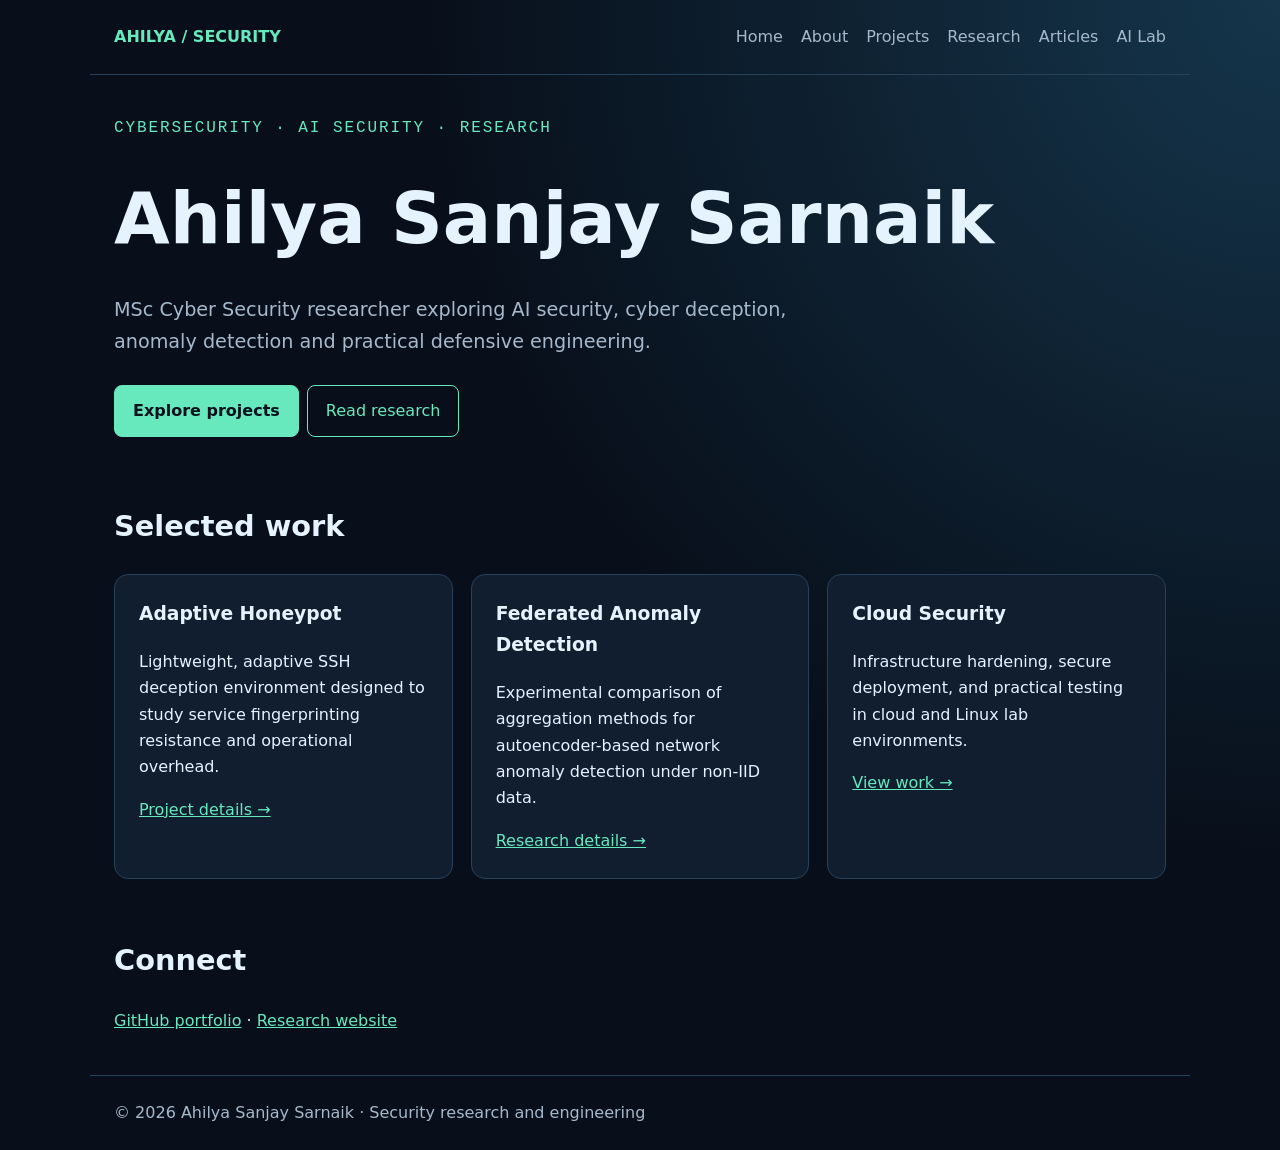
<file: index.html>
<!doctype html><html lang="en"><head><meta charset="utf-8"><meta name="viewport" content="width=device-width,initial-scale=1"><meta name="description" content="Ahilya Sanjay Sarnaik — cybersecurity, AI security and research portfolio"><title>Home | Ahilya Sanjay Sarnaik</title><link rel="stylesheet" href="assets/css/style.css"></head><body><header><a href="index.html" style="font-weight:700;text-decoration:none">AHILYA / SECURITY</a><nav aria-label="Main navigation"><a href="index.html" aria-current="page">Home</a><a href="about.html">About</a><a href="projects.html">Projects</a><a href="research.html">Research</a><a href="articles.html">Articles</a><a href="ai-lab.html">AI Lab</a></nav></header><main><p class="eyebrow">Cybersecurity · AI Security · Research</p><h1>Ahilya Sanjay Sarnaik</h1><p class="lead">MSc Cyber Security researcher exploring AI security, cyber deception, anomaly detection and practical defensive engineering.</p><a class="button primary" href="projects.html">Explore projects</a><a class="button" href="research.html">Read research</a><h2>Selected work</h2><div class="grid"><article class="card"><h3>Adaptive Honeypot</h3><p>Lightweight, adaptive SSH deception environment designed to study service fingerprinting resistance and operational overhead.</p><a href="projects.html">Project details →</a></article><article class="card"><h3>Federated Anomaly Detection</h3><p>Experimental comparison of aggregation methods for autoencoder-based network anomaly detection under non-IID data.</p><a href="research.html">Research details →</a></article><article class="card"><h3>Cloud Security</h3><p>Infrastructure hardening, secure deployment, and practical testing in cloud and Linux lab environments.</p><a href="projects.html">View work →</a></article></div><section id="contact"><h2>Connect</h2><p><a href="https://github.com/AhilyaSanjaySarnaik">GitHub portfolio</a> · <a href="https://ahilyasanjaysarnaik.github.io/">Research website</a></p></section></main><footer>© 2026 Ahilya Sanjay Sarnaik · Security research and engineering</footer><script src="assets/js/main.js" defer></script></body></html>
</file>
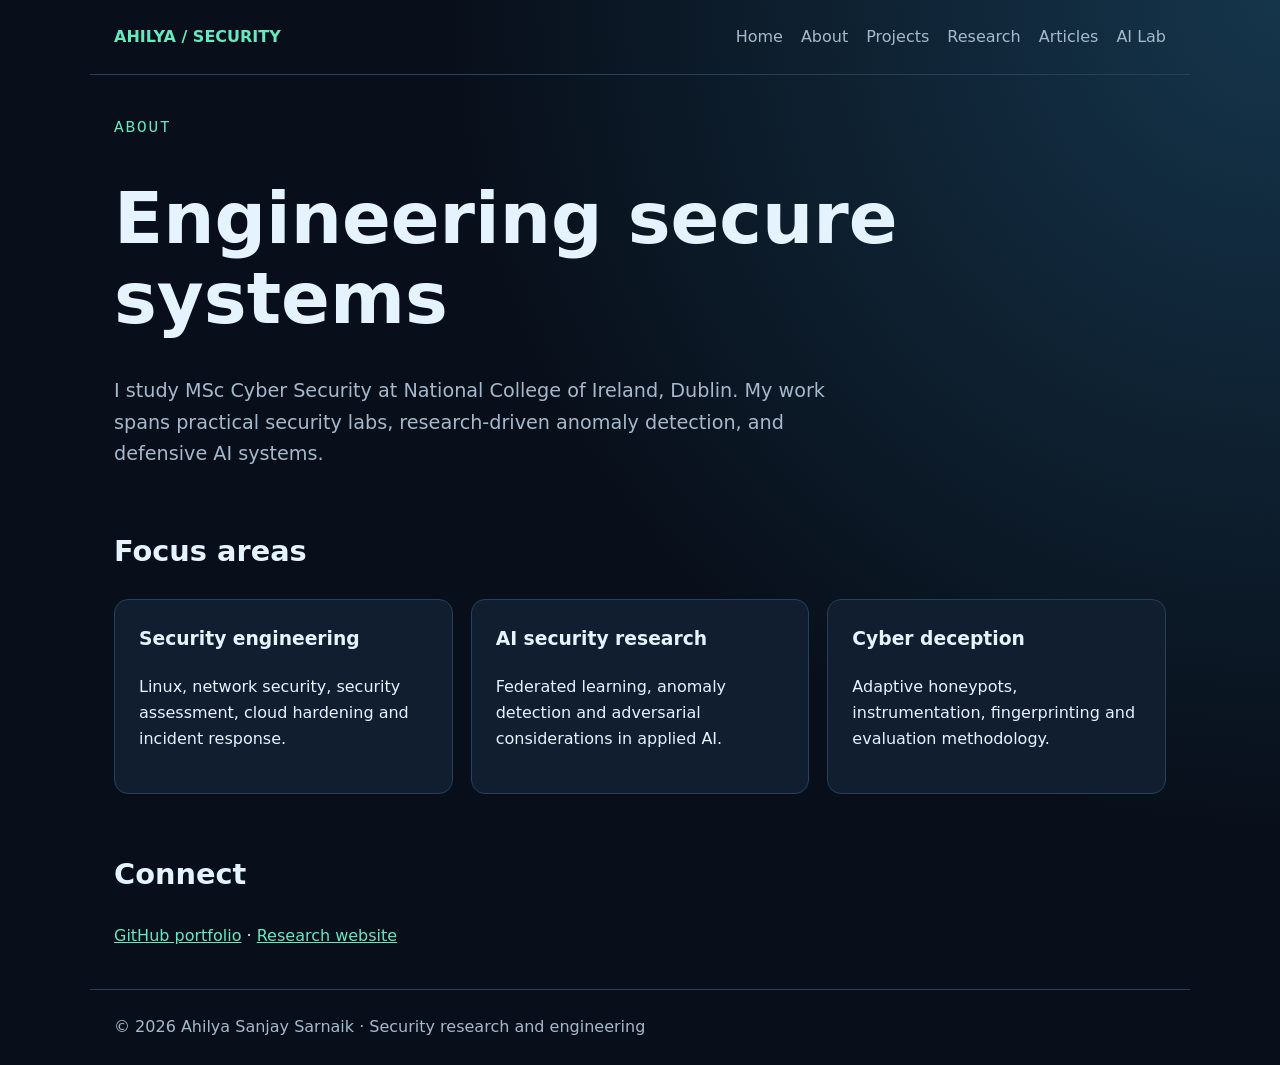
<file: about.html>
<!doctype html><html lang="en"><head><meta charset="utf-8"><meta name="viewport" content="width=device-width,initial-scale=1"><meta name="description" content="Ahilya Sanjay Sarnaik — cybersecurity, AI security and research portfolio"><title>About | Ahilya Sanjay Sarnaik</title><link rel="stylesheet" href="assets/css/style.css"></head><body><header><a href="index.html" style="font-weight:700;text-decoration:none">AHILYA / SECURITY</a><nav aria-label="Main navigation"><a href="index.html">Home</a><a href="about.html" aria-current="page">About</a><a href="projects.html">Projects</a><a href="research.html">Research</a><a href="articles.html">Articles</a><a href="ai-lab.html">AI Lab</a></nav></header><main><p class="eyebrow">About</p><h1>Engineering secure systems</h1><p class="lead">I study MSc Cyber Security at National College of Ireland, Dublin. My work spans practical security labs, research-driven anomaly detection, and defensive AI systems.</p><h2>Focus areas</h2><div class="grid"><div class="card"><h3>Security engineering</h3><p>Linux, network security, security assessment, cloud hardening and incident response.</p></div><div class="card"><h3>AI security research</h3><p>Federated learning, anomaly detection and adversarial considerations in applied AI.</p></div><div class="card"><h3>Cyber deception</h3><p>Adaptive honeypots, instrumentation, fingerprinting and evaluation methodology.</p></div></div><section id="contact"><h2>Connect</h2><p><a href="https://github.com/AhilyaSanjaySarnaik">GitHub portfolio</a> · <a href="https://ahilyasanjaysarnaik.github.io/">Research website</a></p></section></main><footer>© 2026 Ahilya Sanjay Sarnaik · Security research and engineering</footer><script src="assets/js/main.js" defer></script></body></html>
</file>
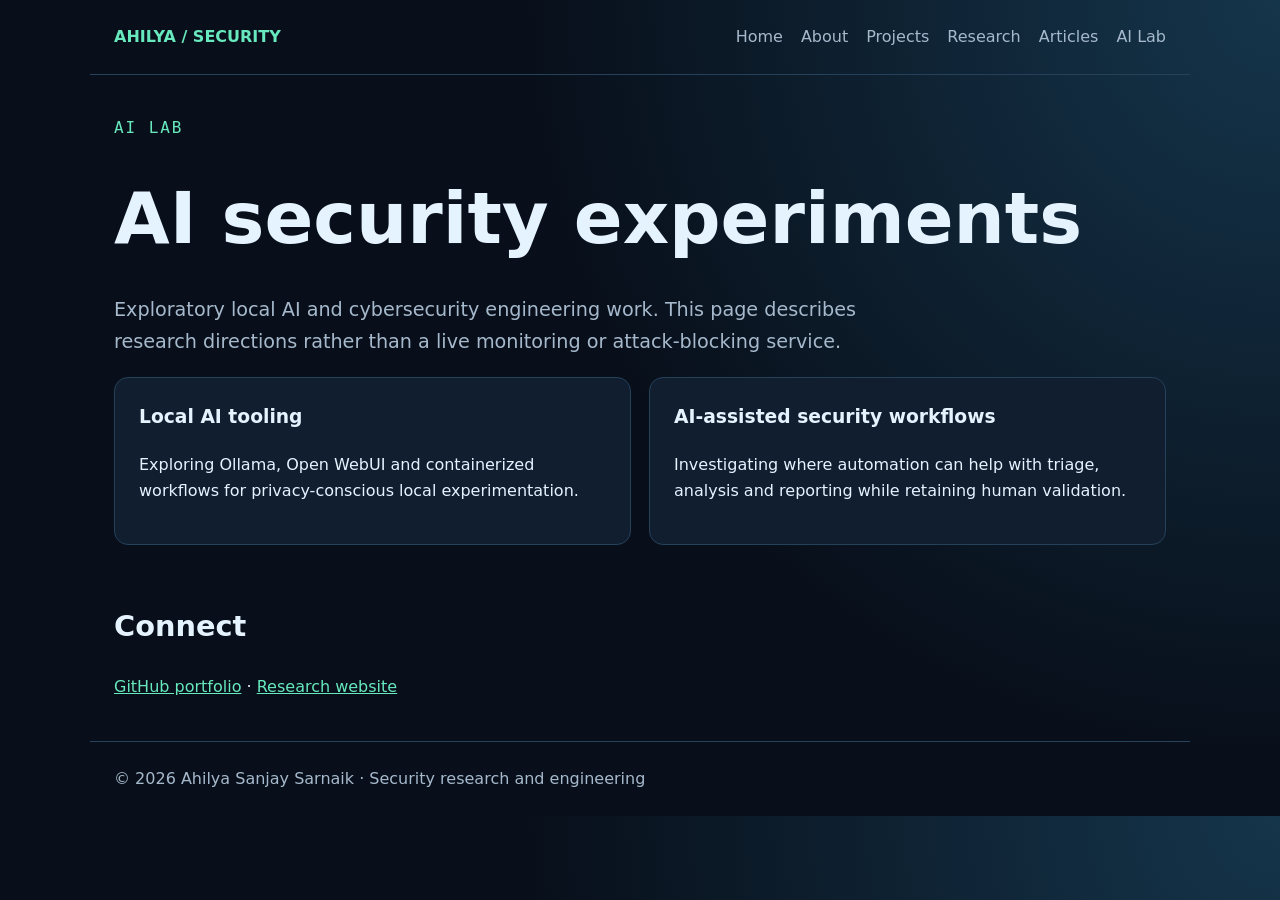
<file: ai-lab.html>
<!doctype html><html lang="en"><head><meta charset="utf-8"><meta name="viewport" content="width=device-width,initial-scale=1"><meta name="description" content="Ahilya Sanjay Sarnaik — cybersecurity, AI security and research portfolio"><title>AI Lab | Ahilya Sanjay Sarnaik</title><link rel="stylesheet" href="assets/css/style.css"></head><body><header><a href="index.html" style="font-weight:700;text-decoration:none">AHILYA / SECURITY</a><nav aria-label="Main navigation"><a href="index.html">Home</a><a href="about.html">About</a><a href="projects.html">Projects</a><a href="research.html">Research</a><a href="articles.html">Articles</a><a href="ai-lab.html" aria-current="page">AI Lab</a></nav></header><main><p class="eyebrow">AI Lab</p><h1>AI security experiments</h1><p class="lead">Exploratory local AI and cybersecurity engineering work. This page describes research directions rather than a live monitoring or attack-blocking service.</p><div class="grid"><article class="card"><h3>Local AI tooling</h3><p>Exploring Ollama, Open WebUI and containerized workflows for privacy-conscious local experimentation.</p></article><article class="card"><h3>AI-assisted security workflows</h3><p>Investigating where automation can help with triage, analysis and reporting while retaining human validation.</p></article></div><section id="contact"><h2>Connect</h2><p><a href="https://github.com/AhilyaSanjaySarnaik">GitHub portfolio</a> · <a href="https://ahilyasanjaysarnaik.github.io/">Research website</a></p></section></main><footer>© 2026 Ahilya Sanjay Sarnaik · Security research and engineering</footer><script src="assets/js/main.js" defer></script></body></html>
</file>
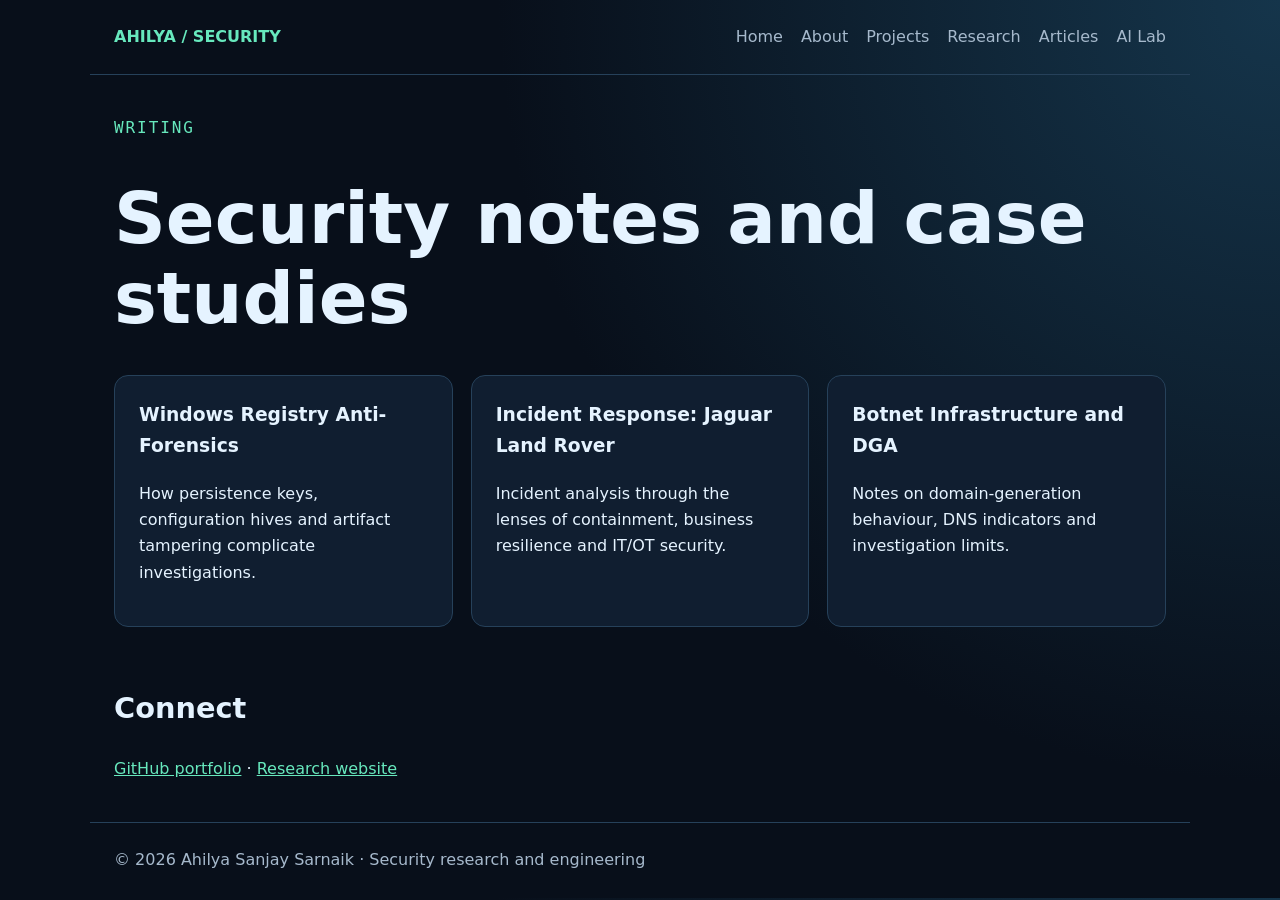
<file: articles.html>
<!doctype html><html lang="en"><head><meta charset="utf-8"><meta name="viewport" content="width=device-width,initial-scale=1"><meta name="description" content="Ahilya Sanjay Sarnaik — cybersecurity, AI security and research portfolio"><title>Articles | Ahilya Sanjay Sarnaik</title><link rel="stylesheet" href="assets/css/style.css"></head><body><header><a href="index.html" style="font-weight:700;text-decoration:none">AHILYA / SECURITY</a><nav aria-label="Main navigation"><a href="index.html">Home</a><a href="about.html">About</a><a href="projects.html">Projects</a><a href="research.html">Research</a><a href="articles.html" aria-current="page">Articles</a><a href="ai-lab.html">AI Lab</a></nav></header><main><p class="eyebrow">Writing</p><h1>Security notes and case studies</h1><div class="grid"><article class="card"><h3>Windows Registry Anti-Forensics</h3><p>How persistence keys, configuration hives and artifact tampering complicate investigations.</p></article><article class="card"><h3>Incident Response: Jaguar Land Rover</h3><p>Incident analysis through the lenses of containment, business resilience and IT/OT security.</p></article><article class="card"><h3>Botnet Infrastructure and DGA</h3><p>Notes on domain-generation behaviour, DNS indicators and investigation limits.</p></article></div><section id="contact"><h2>Connect</h2><p><a href="https://github.com/AhilyaSanjaySarnaik">GitHub portfolio</a> · <a href="https://ahilyasanjaysarnaik.github.io/">Research website</a></p></section></main><footer>© 2026 Ahilya Sanjay Sarnaik · Security research and engineering</footer><script src="assets/js/main.js" defer></script></body></html>
</file>
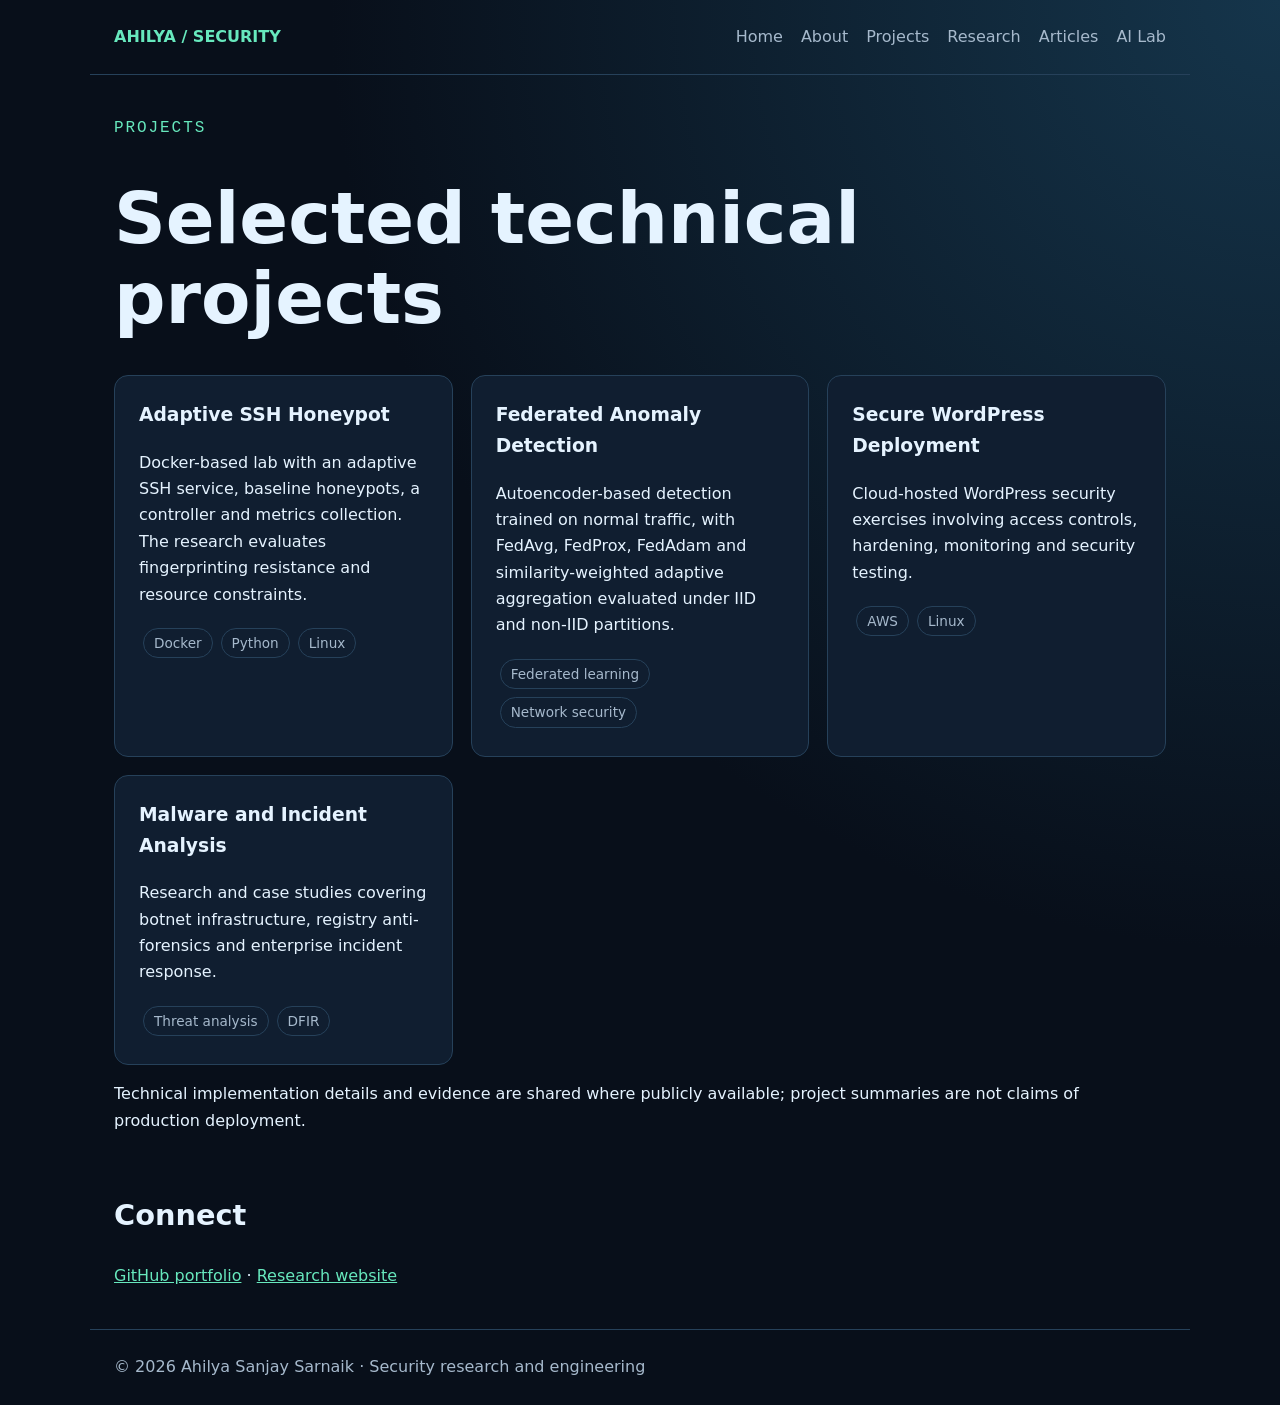
<file: projects.html>
<!doctype html><html lang="en"><head><meta charset="utf-8"><meta name="viewport" content="width=device-width,initial-scale=1"><meta name="description" content="Ahilya Sanjay Sarnaik — cybersecurity, AI security and research portfolio"><title>Projects | Ahilya Sanjay Sarnaik</title><link rel="stylesheet" href="assets/css/style.css"></head><body><header><a href="index.html" style="font-weight:700;text-decoration:none">AHILYA / SECURITY</a><nav aria-label="Main navigation"><a href="index.html">Home</a><a href="about.html">About</a><a href="projects.html" aria-current="page">Projects</a><a href="research.html">Research</a><a href="articles.html">Articles</a><a href="ai-lab.html">AI Lab</a></nav></header><main><p class="eyebrow">Projects</p><h1>Selected technical projects</h1><div class="grid"><article class="card"><h3>Adaptive SSH Honeypot</h3><p>Docker-based lab with an adaptive SSH service, baseline honeypots, a controller and metrics collection. The research evaluates fingerprinting resistance and resource constraints.</p><span class="tag">Docker</span><span class="tag">Python</span><span class="tag">Linux</span></article><article class="card"><h3>Federated Anomaly Detection</h3><p>Autoencoder-based detection trained on normal traffic, with FedAvg, FedProx, FedAdam and similarity-weighted adaptive aggregation evaluated under IID and non-IID partitions.</p><span class="tag">Federated learning</span><span class="tag">Network security</span></article><article class="card"><h3>Secure WordPress Deployment</h3><p>Cloud-hosted WordPress security exercises involving access controls, hardening, monitoring and security testing.</p><span class="tag">AWS</span><span class="tag">Linux</span></article><article class="card"><h3>Malware and Incident Analysis</h3><p>Research and case studies covering botnet infrastructure, registry anti-forensics and enterprise incident response.</p><span class="tag">Threat analysis</span><span class="tag">DFIR</span></article></div><p>Technical implementation details and evidence are shared where publicly available; project summaries are not claims of production deployment.</p><section id="contact"><h2>Connect</h2><p><a href="https://github.com/AhilyaSanjaySarnaik">GitHub portfolio</a> · <a href="https://ahilyasanjaysarnaik.github.io/">Research website</a></p></section></main><footer>© 2026 Ahilya Sanjay Sarnaik · Security research and engineering</footer><script src="assets/js/main.js" defer></script></body></html>
</file>
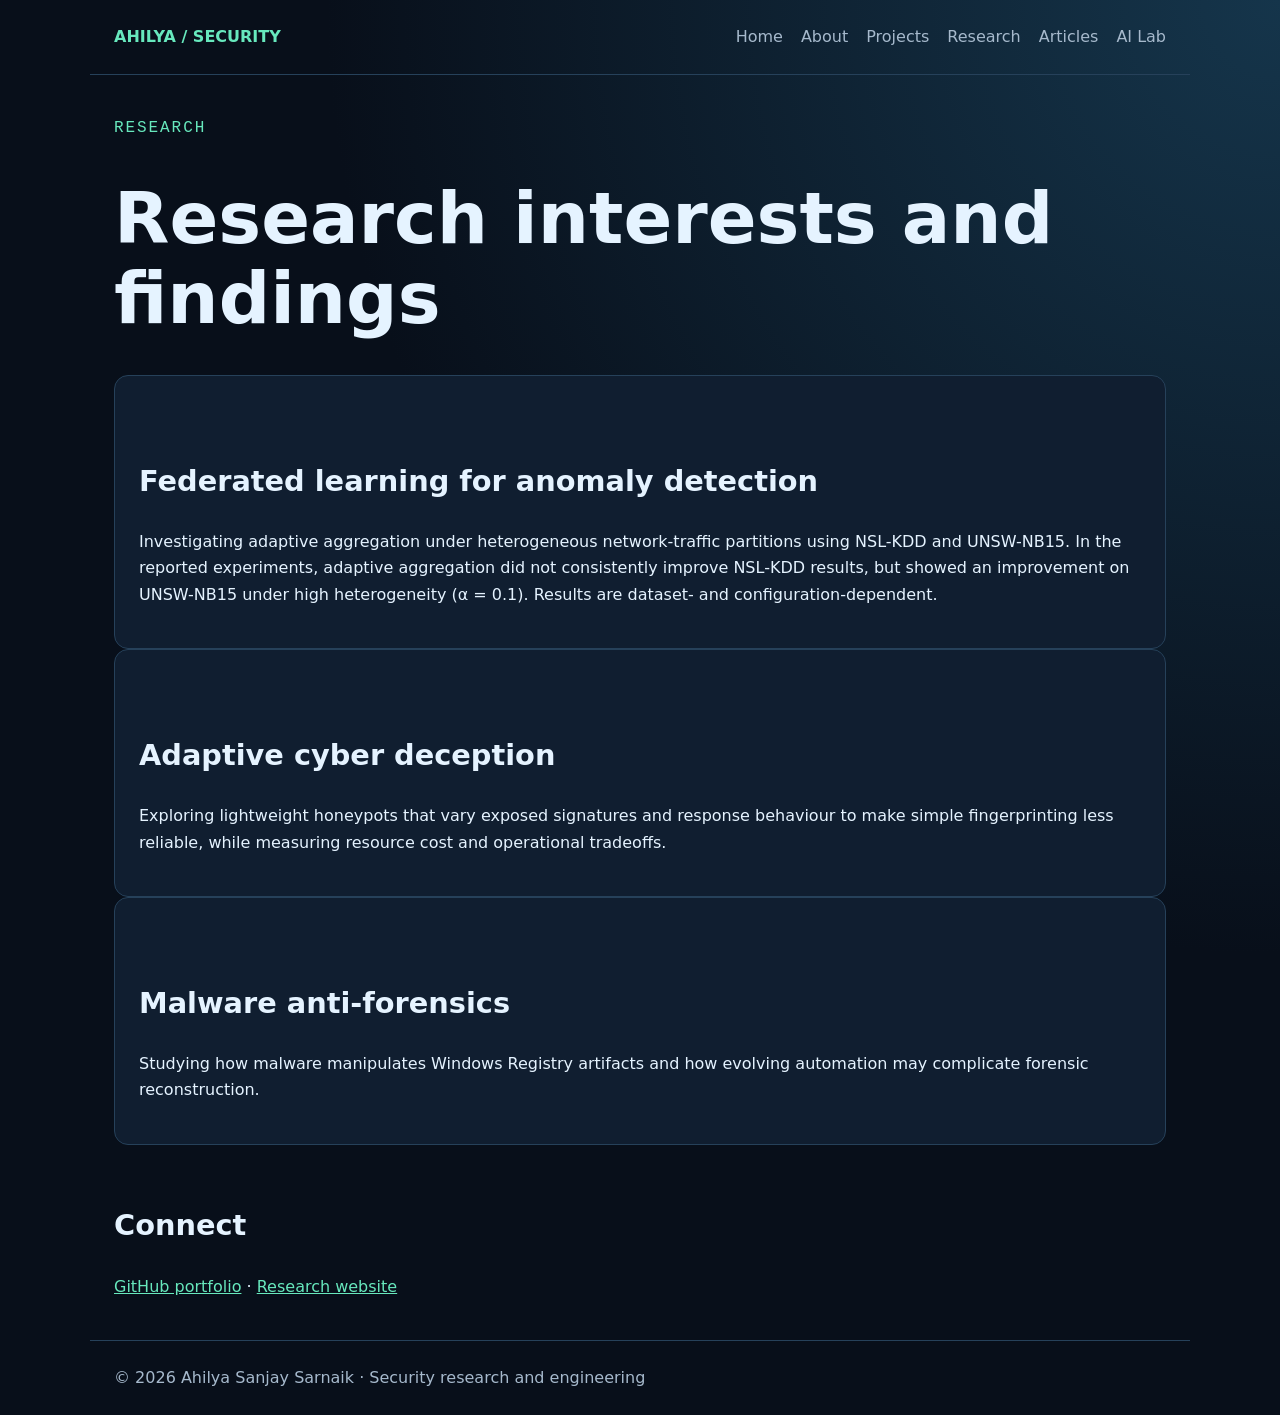
<file: research.html>
<!doctype html><html lang="en"><head><meta charset="utf-8"><meta name="viewport" content="width=device-width,initial-scale=1"><meta name="description" content="Ahilya Sanjay Sarnaik — cybersecurity, AI security and research portfolio"><title>Research | Ahilya Sanjay Sarnaik</title><link rel="stylesheet" href="assets/css/style.css"></head><body><header><a href="index.html" style="font-weight:700;text-decoration:none">AHILYA / SECURITY</a><nav aria-label="Main navigation"><a href="index.html">Home</a><a href="about.html">About</a><a href="projects.html">Projects</a><a href="research.html" aria-current="page">Research</a><a href="articles.html">Articles</a><a href="ai-lab.html">AI Lab</a></nav></header><main><p class="eyebrow">Research</p><h1>Research interests and findings</h1><article class="card"><h2>Federated learning for anomaly detection</h2><p>Investigating adaptive aggregation under heterogeneous network-traffic partitions using NSL-KDD and UNSW-NB15. In the reported experiments, adaptive aggregation did not consistently improve NSL-KDD results, but showed an improvement on UNSW-NB15 under high heterogeneity (α = 0.1). Results are dataset- and configuration-dependent.</p></article><article class="card"><h2>Adaptive cyber deception</h2><p>Exploring lightweight honeypots that vary exposed signatures and response behaviour to make simple fingerprinting less reliable, while measuring resource cost and operational tradeoffs.</p></article><article class="card"><h2>Malware anti-forensics</h2><p>Studying how malware manipulates Windows Registry artifacts and how evolving automation may complicate forensic reconstruction.</p></article><section id="contact"><h2>Connect</h2><p><a href="https://github.com/AhilyaSanjaySarnaik">GitHub portfolio</a> · <a href="https://ahilyasanjaysarnaik.github.io/">Research website</a></p></section></main><footer>© 2026 Ahilya Sanjay Sarnaik · Security research and engineering</footer><script src="assets/js/main.js" defer></script></body></html>
</file>
<file: assets/css/style.css>
:root{color-scheme:dark;--bg:#080f1a;--panel:#101e30;--line:#26415a;--text:#e5f3ff;--muted:#a6b9cc;--accent:#67e8bd}*{box-sizing:border-box}body{margin:0;background:radial-gradient(circle at top right,#15354b,#080f1a 50%);color:var(--text);font:16px/1.65 system-ui,Segoe UI,sans-serif}a{color:var(--accent)}header,main,footer{max-width:1100px;margin:auto;padding:24px}header{display:flex;justify-content:space-between;align-items:center;gap:24px;flex-wrap:wrap;border-bottom:1px solid var(--line)}nav{display:flex;gap:18px;flex-wrap:wrap}nav a{text-decoration:none;color:var(--muted)}nav a:hover{color:var(--accent)}h1{font-size:clamp(2.4rem,6vw,4.5rem);line-height:1.12;margin:.5em 0}h2{font-size:1.8rem;margin-top:2em}.eyebrow{font-family:ui-monospace,monospace;color:var(--accent);letter-spacing:.12em;text-transform:uppercase}.lead{font-size:1.2rem;max-width:760px;color:var(--muted)}.grid{display:grid;grid-template-columns:repeat(auto-fit,minmax(250px,1fr));gap:18px}.card{background:var(--panel);border:1px solid var(--line);border-radius:14px;padding:24px}.card h3{margin-top:0}.button{display:inline-block;padding:12px 18px;border:1px solid var(--accent);border-radius:8px;text-decoration:none;margin:8px 8px 8px 0}.button.primary{background:var(--accent);color:#08111c;font-weight:700}.tag{display:inline-block;border:1px solid var(--line);padding:3px 10px;margin:4px;border-radius:20px;color:var(--muted);font-size:.85rem}footer{border-top:1px solid var(--line);color:var(--muted)}@media(max-width:600px){header,main,footer{padding:18px}}
</file>
